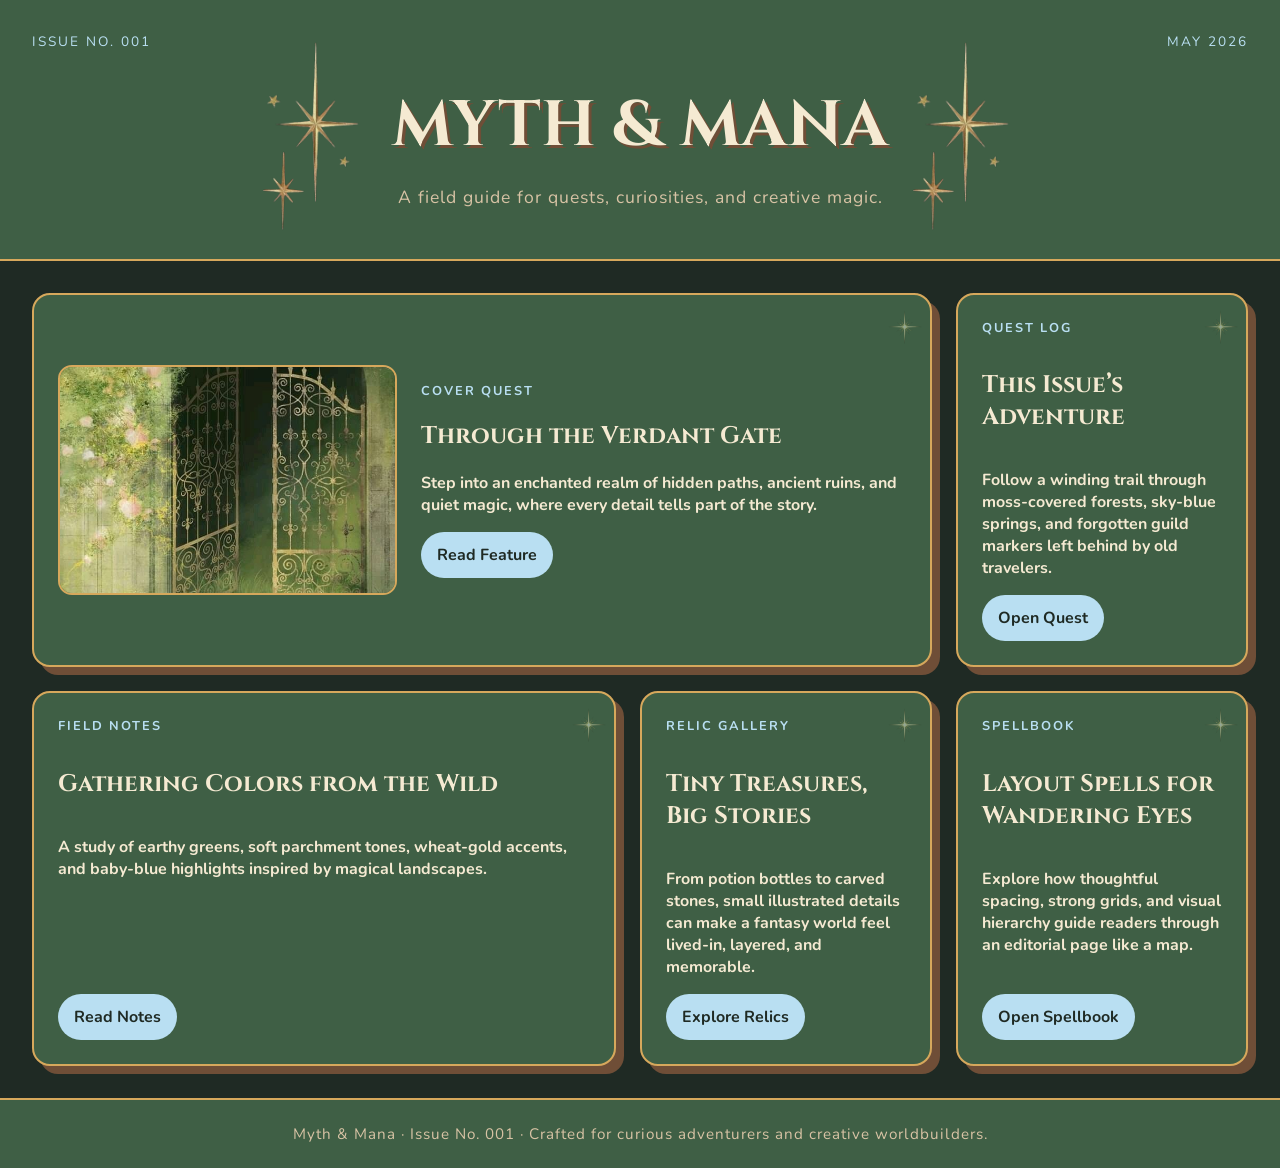
<file: index.html>
<!DOCTYPE html>
<html lang="en">
  <head>
    <title>Myth & Mana</title>
    <meta charset="UTF-8">
    <link rel="stylesheet" href="styles.css">
    <link rel="preconnect" href="https://fonts.googleapis.com">
    <link rel="preconnect" href="https://fonts.gstatic.com" crossorigin>
    <link href="https://fonts.googleapis.com/css2?family=Cinzel:wght@400..900&family=Nunito:ital,wght@0,200..1000;1,200..1000&family=Pixelify+Sans:wght@400..700&display=swap" rel="stylesheet">
  </head>

  <body>
    <header class="magazine-header">
      <img src="images/star2.png" alt="" class="star star-cluster">
      <img src="images/star4.png" alt="" class="star star-cluster2">

      <div class="issue-meta">
        <span class="issue-number">Issue No. 001</span>
        <span class="issue-date">May 2026</span>
      </div>

      <h1 class="heading">Myth & Mana</h1>
      <p class="tagline">A field guide for quests, curiosities, and creative magic.</p>
    </header>

    <main class="magazine-grid">
      <!-- Featured Article Card -->
      <article class="featured-article">
        <a href="feature.html" class="card-link">
          <img src="images/star1.png" alt="" class="star card-star">

          <div class="feature-image-frame">
            <img src="images/verdant-gate.jpg" alt="A mossy fantasy gate in an enchanted forest" class="feature-image">
          </div>

          <div class="feature-text">
            <p class="category">Cover Quest</p>
            <h2>Through the Verdant Gate</h2>
            <p>Step into an enchanted realm of hidden paths, ancient ruins, and quiet magic, where every detail tells part of the story.</p>
            <span class="read-more">Read Feature</span>
          </div>
        </a>
      </article>

      <!-- Quest Log Card -->
      <section class="quest-log">
        <a href="quest-log.html" class="card-link">
          <img src="images/star1.png" alt="" class="star card-star">
          <p class="category">Quest Log</p>
          <h2>This Issue’s Adventure</h2>
          <p>Follow a winding trail through moss-covered forests, sky-blue springs, and forgotten guild markers left behind by old travelers.</p>
          <span class="read-more">Open Quest</span>
        </a>
      </section>

      <!-- Field Notes Card -->
      <section class="field-notes magazine-card">
        <a href="field-notes.html" class="card-link">
          <img src="images/star1.png" alt="" class="star card-star">
          <p class="category">Field Notes</p>
          <h2>Gathering Colors from the Wild</h2>
          <p>A study of earthy greens, soft parchment tones, wheat-gold accents, and baby-blue highlights inspired by magical landscapes.</p>
          <span class="read-more">Read Notes</span>
        </a>
      </section>

      <!-- Relic Gallery Card -->
      <section class="relic-gallery magazine-card">
        <a href="relic-gallery.html" class="card-link">
          <img src="images/star1.png" alt="" class="star card-star">
          <p class="category">Relic Gallery</p>
          <h2>Tiny Treasures, Big Stories</h2>
          <p>From potion bottles to carved stones, small illustrated details can make a fantasy world feel lived-in, layered, and memorable.</p>
          <span class="read-more">Explore Relics</span>
        </a>
      </section>

      <!-- Spellbook Card -->
      <section class="spellbook magazine-card">
        <a href="spellbook.html" class="card-link">
          <img src="images/star1.png" alt="" class="star card-star">
          <p class="category">Spellbook</p>
          <h2>Layout Spells for Wandering Eyes</h2>
          <p>Explore how thoughtful spacing, strong grids, and visual hierarchy guide readers through an editorial page like a map.</p>
          <span class="read-more">Open Spellbook</span>
        </a>
      </section>
    </main>

    <footer class="magazine-footer">
      <p>Myth & Mana · Issue No. 001 · Crafted for curious adventurers and creative worldbuilders.</p>
    </footer>
  </body>
</html>
</file>
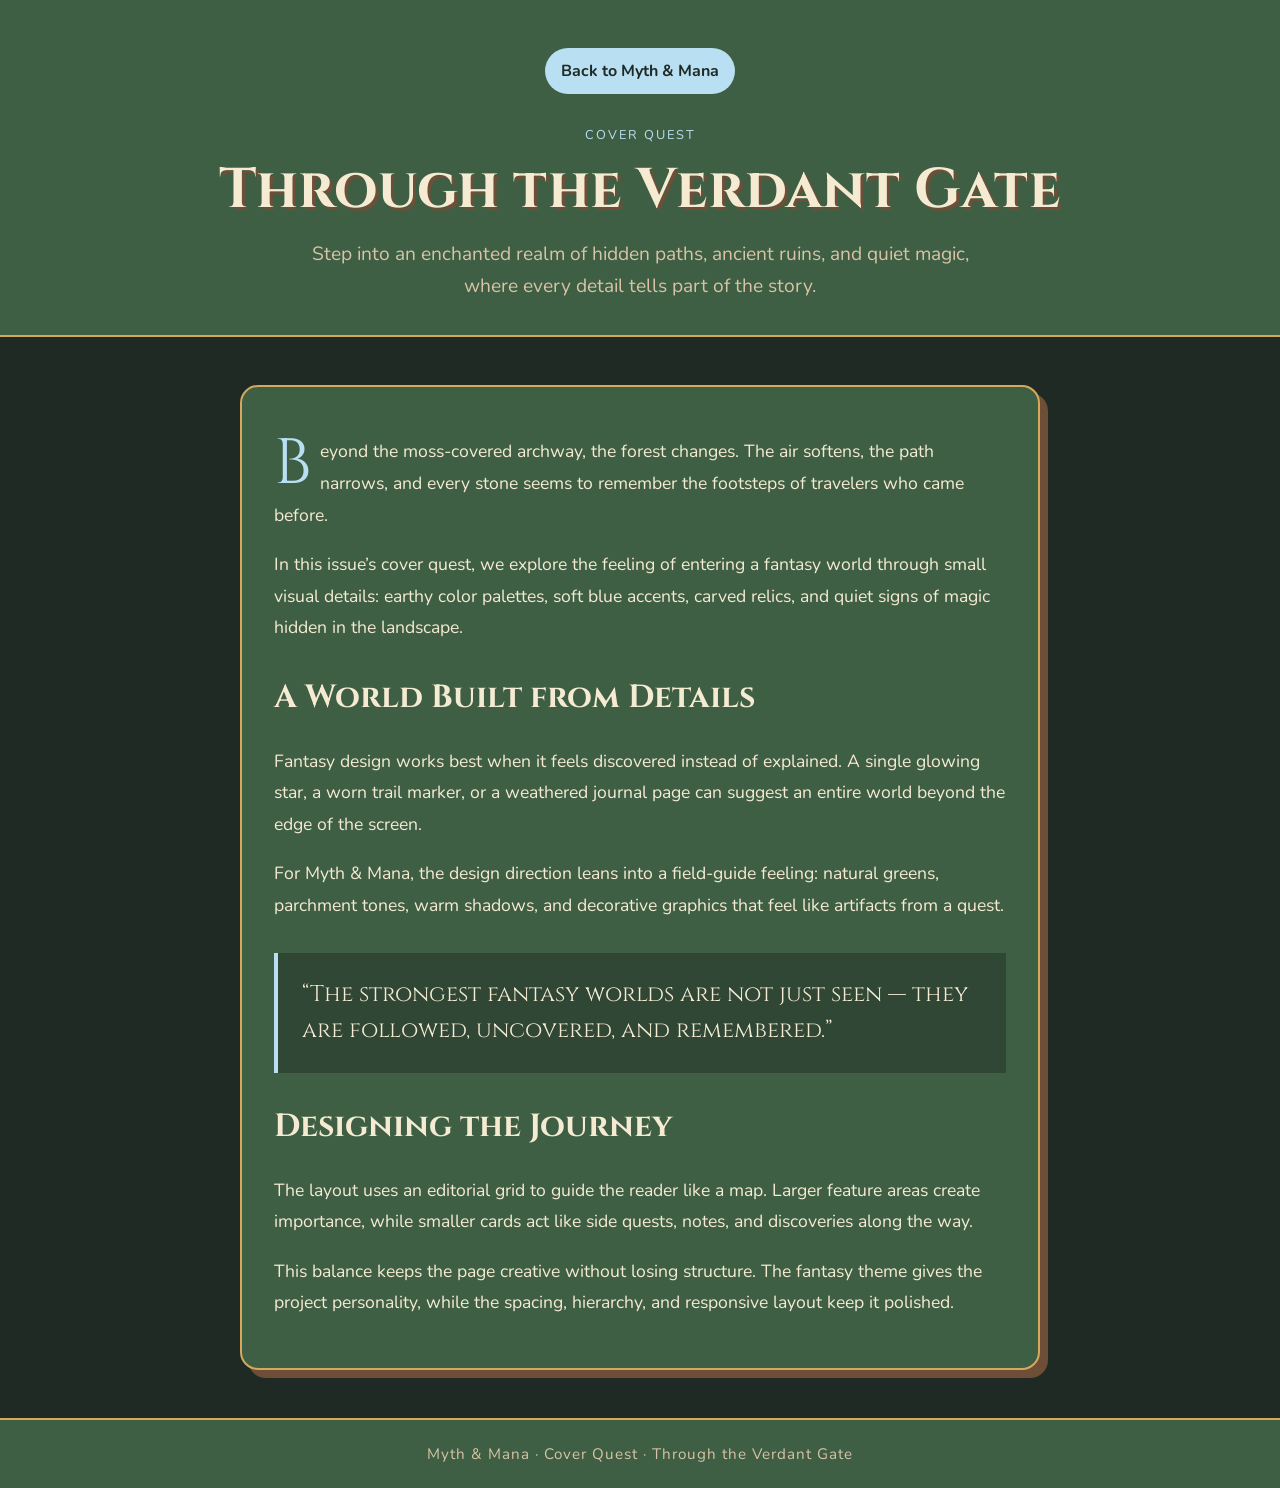
<file: feature.html>
<!DOCTYPE html>
<html lang="en">
  <head>
    <meta charset="UTF-8">
    <title>Through the Verdant Gate | Myth & Mana</title>
    <link rel="stylesheet" href="styles.css">

    <link rel="preconnect" href="https://fonts.googleapis.com">
    <link rel="preconnect" href="https://fonts.gstatic.com" crossorigin>
    <link href="https://fonts.googleapis.com/css2?family=Cinzel:wght@400..900&family=Nunito:ital,wght@0,200..1000;1,200..1000&family=Pixelify+Sans:wght@400..700&display=swap" rel="stylesheet">
  </head>

  <body>
    <header class="article-header">
      <a href="index.html" class="back-link">Back to Myth & Mana</a>

      <p class="category">Cover Quest</p>

      <h1 class="article-title">Through the Verdant Gate</h1>

      <p class="article-subtitle">Step into an enchanted realm of hidden paths, ancient ruins, and quiet magic, where every detail tells part of the story.</p>
    </header>

    <main class="article-page">
      <article class="article-content">
        <p class="drop-cap">Beyond the moss-covered archway, the forest changes. The air softens, the path narrows, and every stone seems to remember the footsteps of travelers who came before.</p>

        <p>In this issue’s cover quest, we explore the feeling of entering a fantasy world through small visual details: earthy color palettes, soft blue accents, carved relics, and quiet signs of magic hidden in the landscape.</p>

        <h2>A World Built from Details</h2>

        <p>Fantasy design works best when it feels discovered instead of explained. A single glowing star, a worn trail marker, or a weathered journal page can suggest an entire world beyond the edge of the screen.</p>

        <p>For Myth & Mana, the design direction leans into a field-guide feeling: natural greens, parchment tones, warm shadows, and decorative graphics that feel like artifacts from a quest.</p>

        <blockquote>“The strongest fantasy worlds are not just seen — they are followed, uncovered, and remembered.”</blockquote>

        <h2>Designing the Journey</h2>

        <p>The layout uses an editorial grid to guide the reader like a map. Larger feature areas create importance, while smaller cards act like side quests, notes, and discoveries along the way.</p>

        <p>This balance keeps the page creative without losing structure. The fantasy theme gives the project personality, while the spacing, hierarchy, and responsive layout keep it polished.</p>
      </article>
    </main>

    <footer class="magazine-footer">
      <p>Myth & Mana · Cover Quest · Through the Verdant Gate</p>
    </footer>
  </body>
</html>
</file>
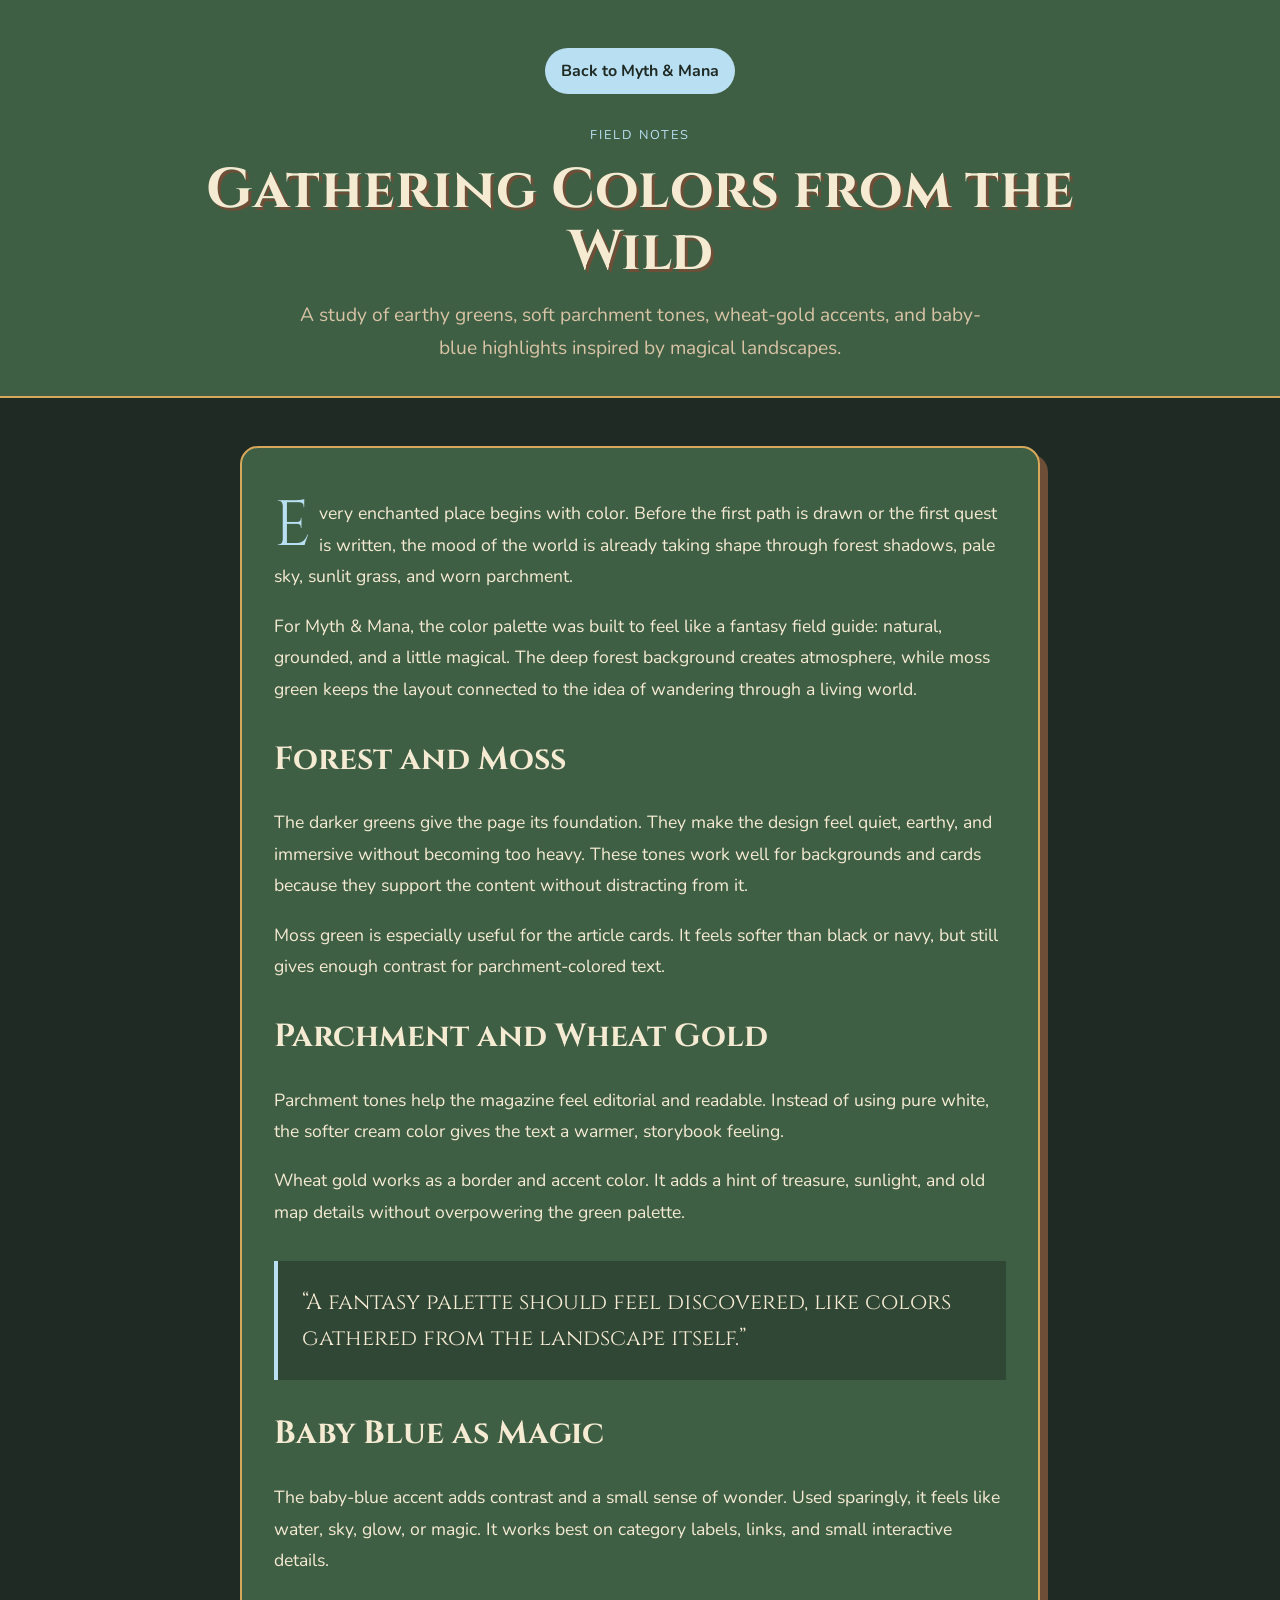
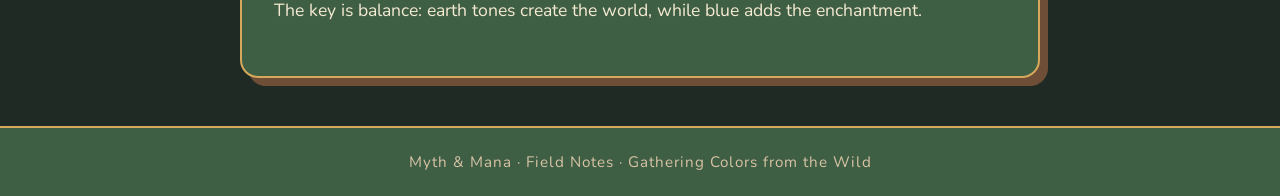
<file: field-notes.html>
<!DOCTYPE html>
<html lang="en">
  <head>
    <meta charset="UTF-8">
    <title>Gathering Colors from the Wild | Myth & Mana</title>
    <link rel="stylesheet" href="styles.css">

    <link rel="preconnect" href="https://fonts.googleapis.com">
    <link rel="preconnect" href="https://fonts.gstatic.com" crossorigin>
    <link href="https://fonts.googleapis.com/css2?family=Cinzel:wght@400..900&family=Nunito:ital,wght@0,200..1000;1,200..1000&family=Pixelify+Sans:wght@400..700&display=swap" rel="stylesheet">
  </head>

  <body>
    <header class="article-header">
      <a href="index.html" class="back-link">Back to Myth & Mana</a>

      <p class="category">Field Notes</p>

      <h1 class="article-title">Gathering Colors from the Wild</h1>

      <p class="article-subtitle">A study of earthy greens, soft parchment tones, wheat-gold accents, and baby-blue highlights inspired by magical landscapes.</p>
    </header>

    <main class="article-page">
      <article class="article-content">
        <p class="drop-cap">Every enchanted place begins with color. Before the first path is drawn or the first quest is written, the mood of the world is already taking shape through forest shadows, pale sky, sunlit grass, and worn parchment.</p>

        <p>For Myth & Mana, the color palette was built to feel like a fantasy field guide: natural, grounded, and a little magical. The deep forest background creates atmosphere, while moss green keeps the layout connected to the idea of wandering through a living world.</p>

        <h2>Forest and Moss</h2>

        <p>The darker greens give the page its foundation. They make the design feel quiet, earthy, and immersive without becoming too heavy. These tones work well for backgrounds and cards because they support the content without distracting from it.</p>

        <p>Moss green is especially useful for the article cards. It feels softer than black or navy, but still gives enough contrast for parchment-colored text.</p>

        <h2>Parchment and Wheat Gold</h2>

        <p>Parchment tones help the magazine feel editorial and readable. Instead of using pure white, the softer cream color gives the text a warmer, storybook feeling.</p>

        <p>Wheat gold works as a border and accent color. It adds a hint of treasure, sunlight, and old map details without overpowering the green palette.</p>

        <blockquote>“A fantasy palette should feel discovered, like colors gathered from the landscape itself.”</blockquote>

        <h2>Baby Blue as Magic</h2>

        <p>The baby-blue accent adds contrast and a small sense of wonder. Used sparingly, it feels like water, sky, glow, or magic. It works best on category labels, links, and small interactive details.</p>

        <p>The key is balance: earth tones create the world, while blue adds the enchantment.</p>
      </article>
    </main>

    <footer class="magazine-footer">
      <p>Myth & Mana · Field Notes · Gathering Colors from the Wild</p>
    </footer>
  </body>
</html>
</file>
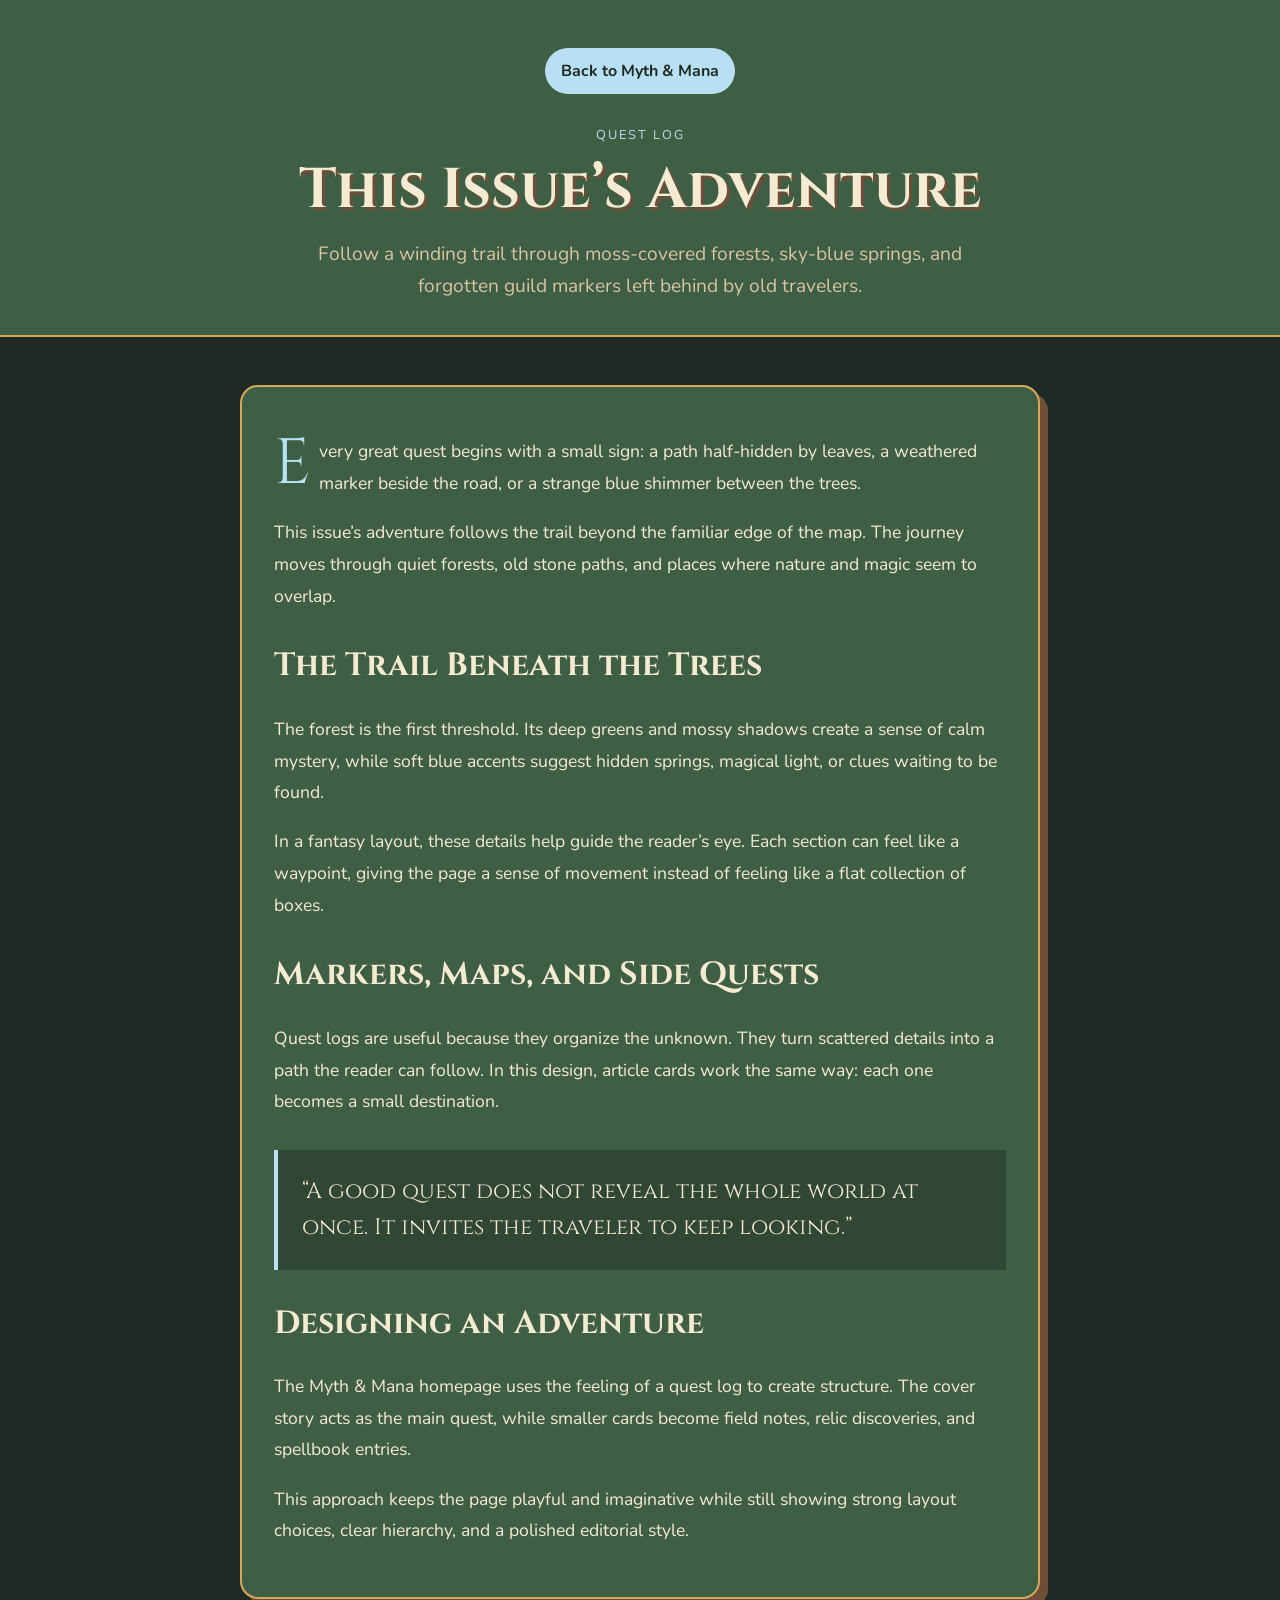
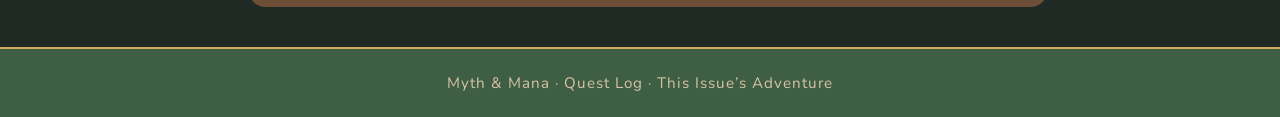
<file: quest-log.html>
<!DOCTYPE html>
<html lang="en">
  <head>
    <meta charset="UTF-8">
    <title>This Issue’s Adventure | Myth & Mana</title>
    <link rel="stylesheet" href="styles.css">

    <link rel="preconnect" href="https://fonts.googleapis.com">
    <link rel="preconnect" href="https://fonts.gstatic.com" crossorigin>
    <link href="https://fonts.googleapis.com/css2?family=Cinzel:wght@400..900&family=Nunito:ital,wght@0,200..1000;1,200..1000&family=Pixelify+Sans:wght@400..700&display=swap" rel="stylesheet">
  </head>

  <body class="quest-log-page">
    <header class="article-header">
      <a href="index.html" class="back-link">Back to Myth & Mana</a>

      <p class="category">Quest Log</p>

      <h1 class="article-title">This Issue’s Adventure</h1>

      <p class="article-subtitle">Follow a winding trail through moss-covered forests, sky-blue springs, and forgotten guild markers left behind by old travelers.</p>
    </header>

    <main class="article-page">
      <article class="article-content">
        <p class="drop-cap">Every great quest begins with a small sign: a path half-hidden by leaves, a weathered marker beside the road, or a strange blue shimmer between the trees.</p>

        <p>This issue’s adventure follows the trail beyond the familiar edge of the map. The journey moves through quiet forests, old stone paths, and places where nature and magic seem to overlap.</p>

        <h2>The Trail Beneath the Trees</h2>

        <p>The forest is the first threshold. Its deep greens and mossy shadows create a sense of calm mystery, while soft blue accents suggest hidden springs, magical light, or clues waiting to be found.</p>

        <p>In a fantasy layout, these details help guide the reader’s eye. Each section can feel like a waypoint, giving the page a sense of movement instead of feeling like a flat collection of boxes.</p>

        <h2>Markers, Maps, and Side Quests</h2>

        <p>Quest logs are useful because they organize the unknown. They turn scattered details into a path the reader can follow. In this design, article cards work the same way: each one becomes a small destination.</p>

        <blockquote>“A good quest does not reveal the whole world at once. It invites the traveler to keep looking.”</blockquote>

        <h2>Designing an Adventure</h2>

        <p>The Myth & Mana homepage uses the feeling of a quest log to create structure. The cover story acts as the main quest, while smaller cards become field notes, relic discoveries, and spellbook entries.</p>

        <p>This approach keeps the page playful and imaginative while still showing strong layout choices, clear hierarchy, and a polished editorial style.</p>
      </article>
    </main>

    <footer class="magazine-footer">
      <p>Myth & Mana · Quest Log · This Issue’s Adventure</p>
    </footer>
  </body>
</html>
</file>
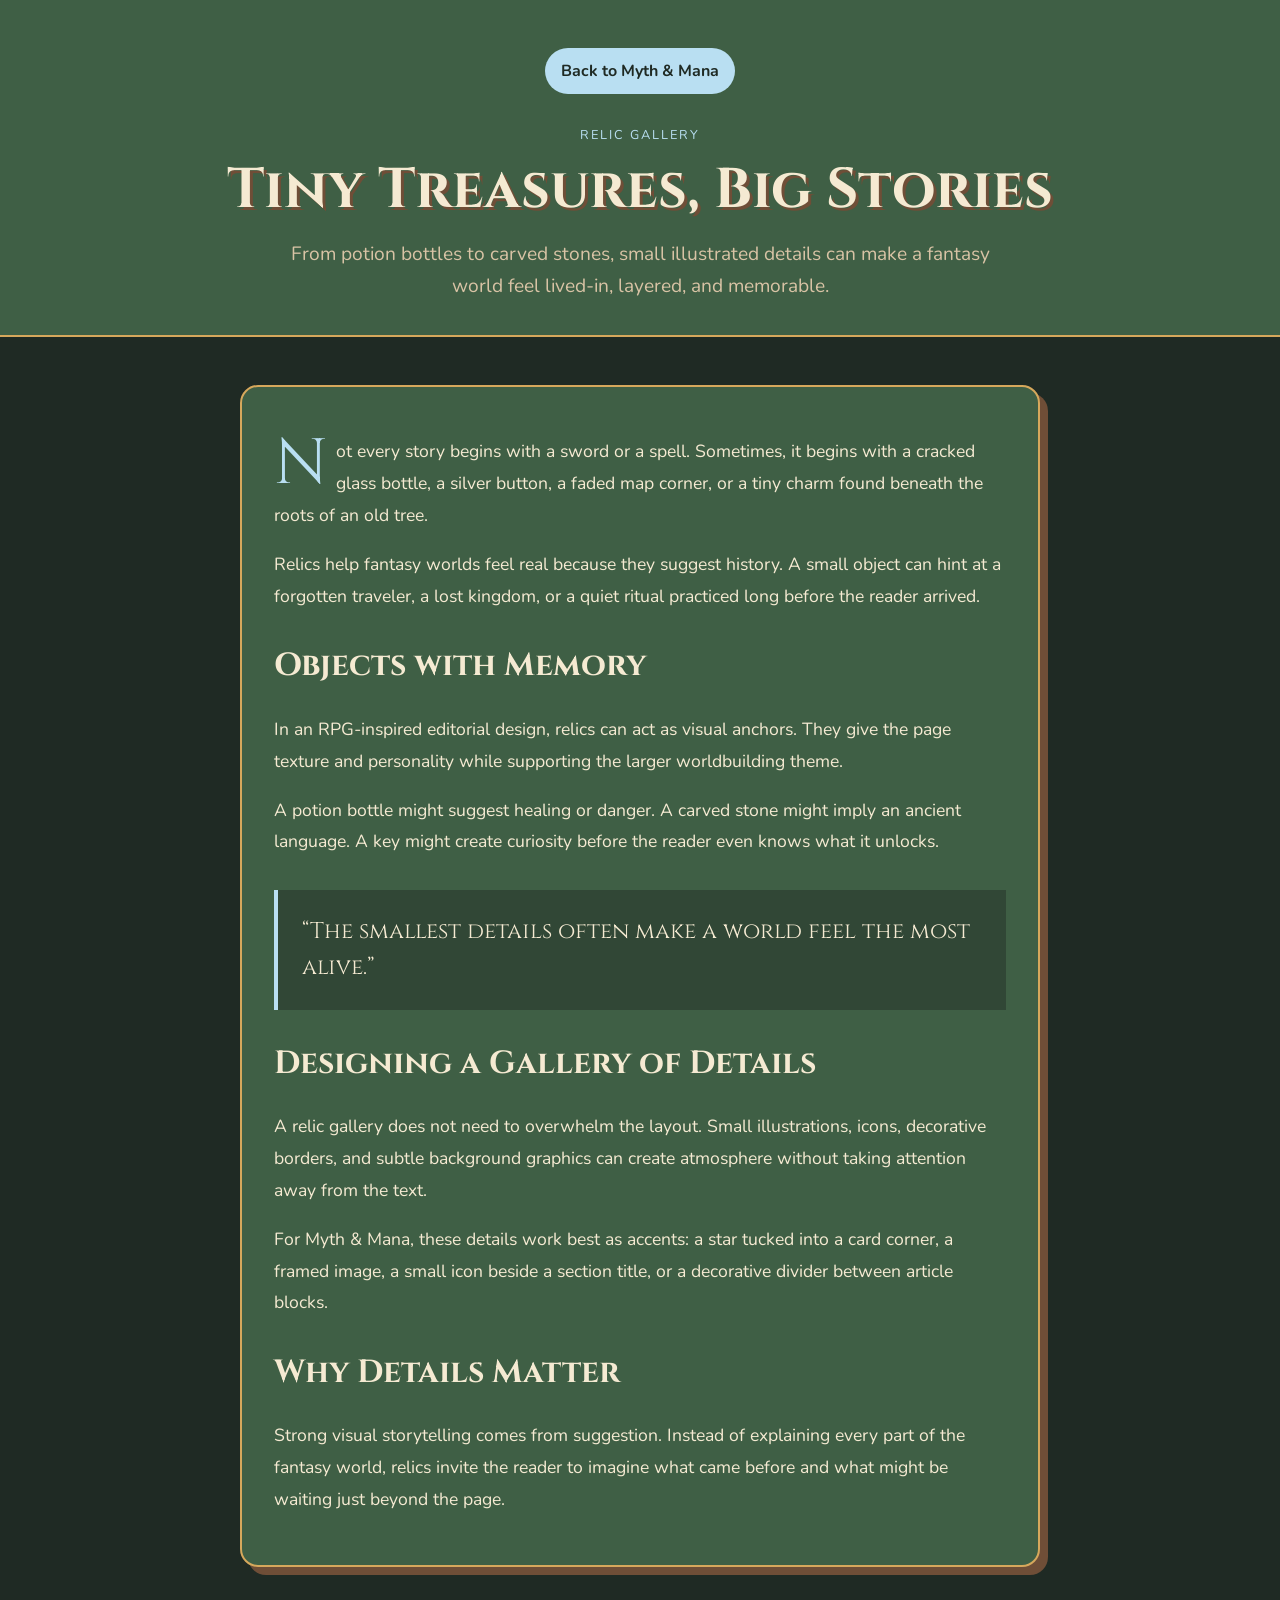
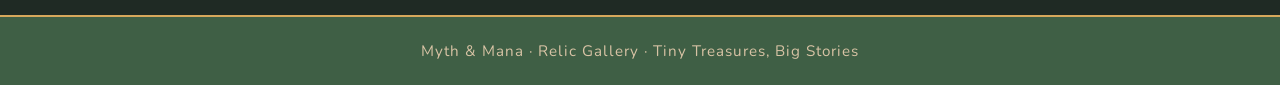
<file: relic-gallery.html>
<!DOCTYPE html>
<html lang="en">
  <head>
    <meta charset="UTF-8">
    <title>Tiny Treasures, Big Stories | Myth & Mana</title>
    <link rel="stylesheet" href="styles.css">

    <link rel="preconnect" href="https://fonts.googleapis.com">
    <link rel="preconnect" href="https://fonts.gstatic.com" crossorigin>
    <link href="https://fonts.googleapis.com/css2?family=Cinzel:wght@400..900&family=Nunito:ital,wght@0,200..1000;1,200..1000&family=Pixelify+Sans:wght@400..700&display=swap" rel="stylesheet">
  </head>

  <body class="relic-gallery-page">
    <header class="article-header">
      <a href="index.html" class="back-link">Back to Myth & Mana</a>

      <p class="category">Relic Gallery</p>

      <h1 class="article-title">Tiny Treasures, Big Stories</h1>

      <p class="article-subtitle">From potion bottles to carved stones, small illustrated details can make a fantasy world feel lived-in, layered, and memorable.</p>
    </header>

    <main class="article-page">
      <article class="article-content">
        <p class="drop-cap">Not every story begins with a sword or a spell. Sometimes, it begins with a cracked glass bottle, a silver button, a faded map corner, or a tiny charm found beneath the roots of an old tree.</p>

        <p>Relics help fantasy worlds feel real because they suggest history. A small object can hint at a forgotten traveler, a lost kingdom, or a quiet ritual practiced long before the reader arrived.</p>

        <h2>Objects with Memory</h2>

        <p>In an RPG-inspired editorial design, relics can act as visual anchors. They give the page texture and personality while supporting the larger worldbuilding theme.</p>

        <p>A potion bottle might suggest healing or danger. A carved stone might imply an ancient language. A key might create curiosity before the reader even knows what it unlocks.</p>

        <blockquote>“The smallest details often make a world feel the most alive.”</blockquote>

        <h2>Designing a Gallery of Details</h2>

        <p>A relic gallery does not need to overwhelm the layout. Small illustrations, icons, decorative borders, and subtle background graphics can create atmosphere without taking attention away from the text.</p>

        <p>For Myth & Mana, these details work best as accents: a star tucked into a card corner, a framed image, a small icon beside a section title, or a decorative divider between article blocks.</p>

        <h2>Why Details Matter</h2>

        <p>Strong visual storytelling comes from suggestion. Instead of explaining every part of the fantasy world, relics invite the reader to imagine what came before and what might be waiting just beyond the page.</p>
      </article>
    </main>

    <footer class="magazine-footer">
      <p>Myth & Mana · Relic Gallery · Tiny Treasures, Big Stories</p>
    </footer>
  </body>
</html>
</file>
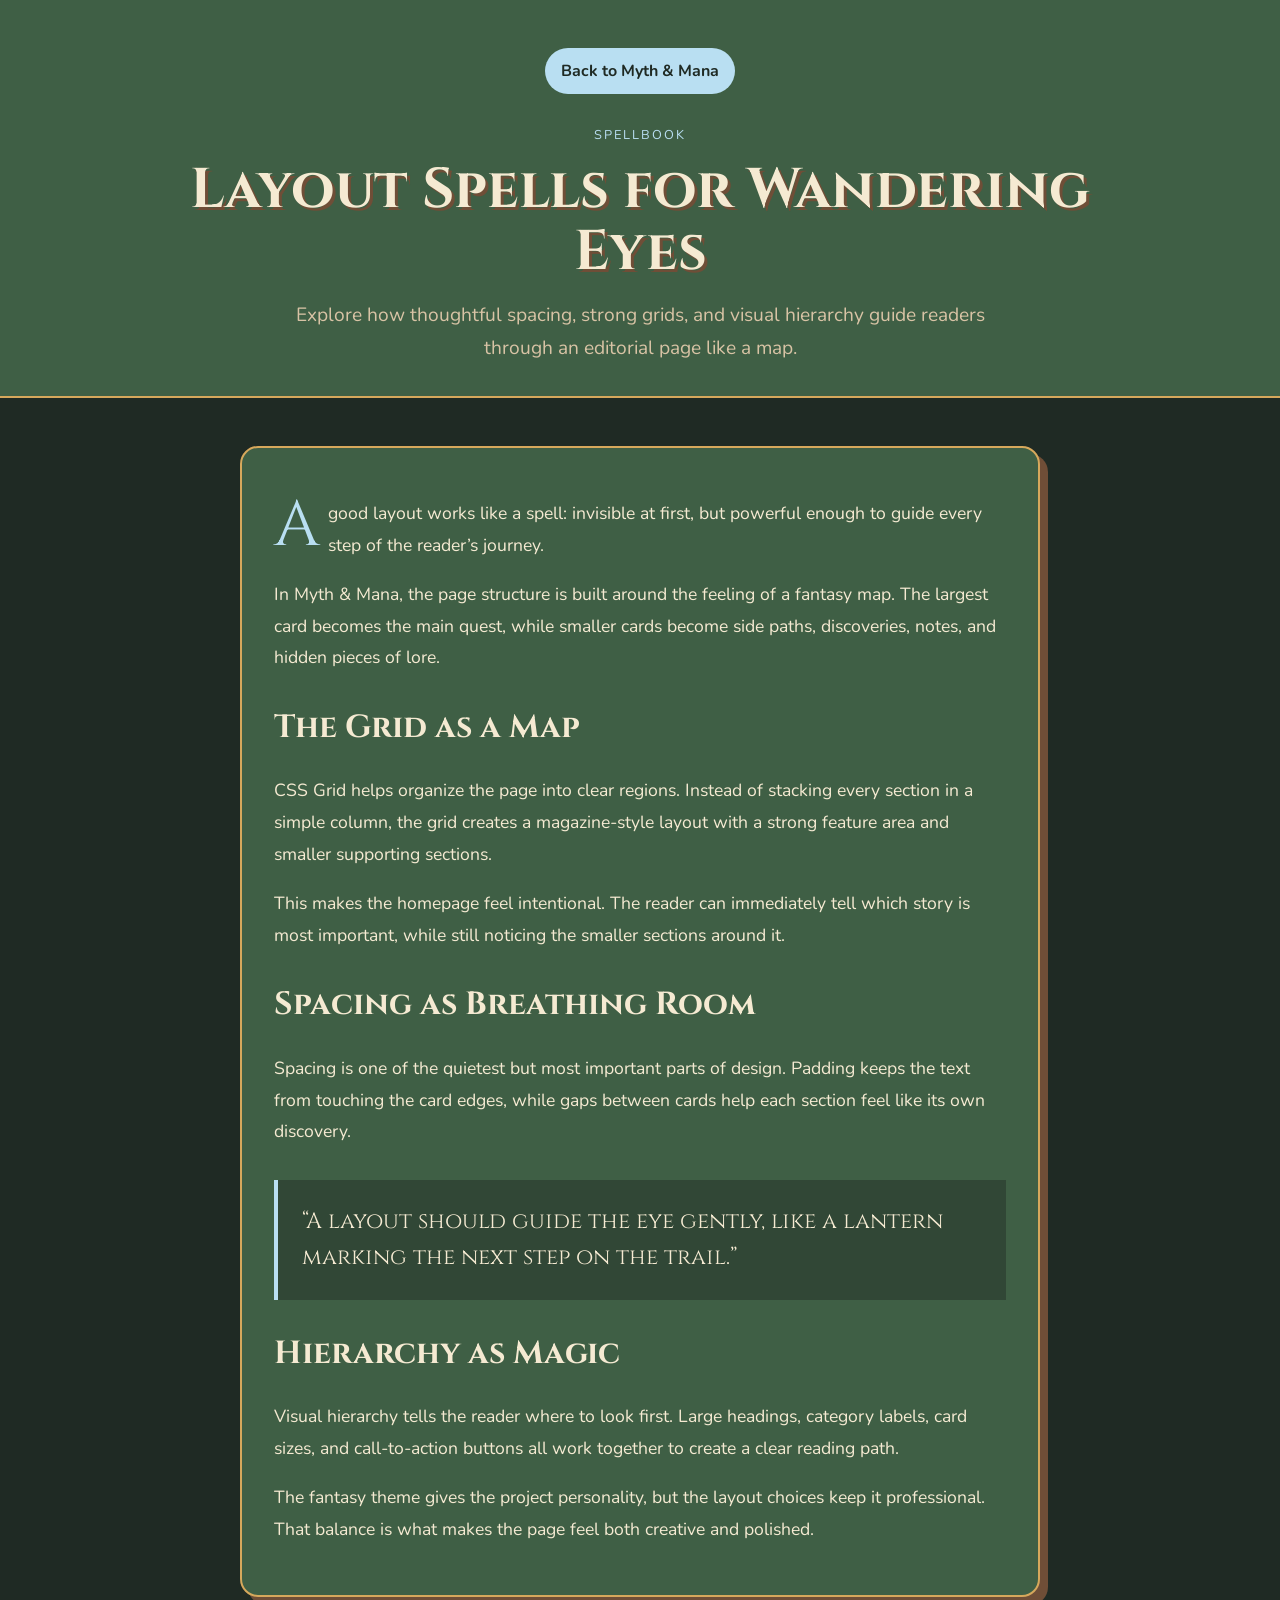
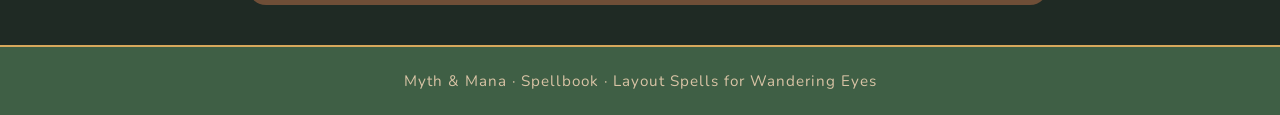
<file: spellbook.html>
<!DOCTYPE html>
<html lang="en">
  <head>
    <meta charset="UTF-8">
    <title>Layout Spells for Wandering Eyes | Myth & Mana</title>
    <link rel="stylesheet" href="styles.css">

    <link rel="preconnect" href="https://fonts.googleapis.com">
    <link rel="preconnect" href="https://fonts.gstatic.com" crossorigin>
    <link href="https://fonts.googleapis.com/css2?family=Cinzel:wght@400..900&family=Nunito:ital,wght@0,200..1000;1,200..1000&family=Pixelify+Sans:wght@400..700&display=swap" rel="stylesheet">
  </head>

  <body class="spellbook-page">
    <header class="article-header">
      <a href="index.html" class="back-link">Back to Myth & Mana</a>

      <p class="category">Spellbook</p>

      <h1 class="article-title">Layout Spells for Wandering Eyes</h1>

      <p class="article-subtitle">Explore how thoughtful spacing, strong grids, and visual hierarchy guide readers through an editorial page like a map.</p>
    </header>

    <main class="article-page">
      <article class="article-content">
        <p class="drop-cap">A good layout works like a spell: invisible at first, but powerful enough to guide every step of the reader’s journey.</p>

        <p>In Myth & Mana, the page structure is built around the feeling of a fantasy map. The largest card becomes the main quest, while smaller cards become side paths, discoveries, notes, and hidden pieces of lore.</p>

        <h2>The Grid as a Map</h2>

        <p>CSS Grid helps organize the page into clear regions. Instead of stacking every section in a simple column, the grid creates a magazine-style layout with a strong feature area and smaller supporting sections.</p>

        <p>This makes the homepage feel intentional. The reader can immediately tell which story is most important, while still noticing the smaller sections around it.</p>

        <h2>Spacing as Breathing Room</h2>

        <p>Spacing is one of the quietest but most important parts of design. Padding keeps the text from touching the card edges, while gaps between cards help each section feel like its own discovery.</p>

        <blockquote>“A layout should guide the eye gently, like a lantern marking the next step on the trail.”</blockquote>

        <h2>Hierarchy as Magic</h2>

        <p>Visual hierarchy tells the reader where to look first. Large headings, category labels, card sizes, and call-to-action buttons all work together to create a clear reading path.</p>

        <p>The fantasy theme gives the project personality, but the layout choices keep it professional. That balance is what makes the page feel both creative and polished.</p>
      </article>
    </main>

    <footer class="magazine-footer">
      <p>Myth & Mana · Spellbook · Layout Spells for Wandering Eyes</p>
    </footer>
  </body>
</html>
</file>
<file: styles.css>
:root {
  --forest-dark: #1f2a24;
  --moss-green: #3f5f45;
  --sage-green: #8fa98b;
  --earth-brown: #6f4e37;
  --soft-tan: #d8c3a5;
  --parchment: #f5ead2;
  --baby-blue: #b9dff2;
  --sky-blue: #8ecae6;
  --golden-wheat: #d6a85c;
}

* {
  box-sizing: border-box;
}

body {
  margin: 0;
  background-color: var(--forest-dark);
  color: var(--parchment);
  font-family: 'Nunito', sans-serif;
}

/* Header */

.magazine-header {
  position: relative;
  overflow: hidden;
  padding: 2rem;
  text-align: center;
  border-bottom: 2px solid var(--golden-wheat);
  background-color: var(--moss-green);
}

.issue-meta {
  display: flex;
  justify-content: space-between;
  gap: 1rem;
  margin-bottom: 2rem;
  font-size: 0.85rem;
  text-transform: uppercase;
  letter-spacing: 2px;
  color: var(--baby-blue);
}

.heading {
  margin: 0;
  font-size: 4rem;
  text-transform: uppercase;
  color: var(--parchment);
  font-family: 'Cinzel', serif;
  text-shadow: 3px 3px 0 var(--earth-brown);
}

.tagline {
  margin-top: 1rem;
  font-size: 1.1rem;
  letter-spacing: 1px;
  color: var(--soft-tan);
}

/* Main Layout */

.magazine-grid {
  display: grid;
  grid-template-columns: 2fr 1fr 1fr;
  gap: 1.5rem;
  padding: 2rem;
  background-color: var(--forest-dark);
}

/* Cards */

.featured-article,
.quest-log,
.magazine-card {
  position: relative;
  overflow: hidden;
  border: 2px solid var(--golden-wheat);
  border-radius: 18px;
  padding: 1.5rem;
  background-color: var(--moss-green);
  box-shadow: 8px 8px 0 var(--earth-brown);
  transition: transform 0.3s ease, box-shadow 0.3s ease;
}

.featured-article:hover,
.quest-log:hover,
.magazine-card:hover {
  transform: translateY(-4px);
}

.featured-article {
  grid-column: span 2;
  min-height: 300px;
}

.featured-article .card-link {
  display: grid;
  grid-template-columns: minmax(220px, 40%) 1fr;
  gap: 1.5rem;
  align-items: center;
  height: 100%;
}

.quest-log {
  min-height: 300px;
}

.field-notes,
.relic-gallery,
.spellbook {
  min-height: 220px;
}

/* Featured Image */

.feature-image-frame {
  width: 100%;
  height: 230px;
  border: 2px solid var(--golden-wheat);
  border-radius: 14px;
  overflow: hidden;
  position: relative;
  z-index: 1;
}

.feature-image {
  width: 100%;
  height: 100%;
  object-fit: cover;
  object-position: center;
  display: block;
}

.feature-text {
  position: relative;
  z-index: 1;
}

/* Typography */

.category {
  margin-top: 0;
  text-transform: uppercase;
  letter-spacing: 2px;
  font-size: 0.8rem;
  color: var(--baby-blue);
}

h2 {
  color: var(--parchment);
  font-family: 'Cinzel', serif;
}

p {
  color: var(--parchment);
}

.issue-meta,
.tagline,
.category,
a {
  font-family: 'Nunito', sans-serif;
}

/* Links */

a {
  display: inline-block;
  color: var(--forest-dark);
  background-color: var(--baby-blue);
  font-weight: bold;
  text-decoration: none;
  padding: 0.75rem 1rem;
  border-radius: 999px;
  margin-top: 1rem;
}

a:hover {
  background-color: var(--golden-wheat);
}

/* Stars */

.star {
  position: absolute;
  pointer-events: none;
}

.star-cluster {
  width: 325px;
  height: auto;
  left: 50%;
  top: 55%;
  transform: translate(50%, -65%);
  opacity: 0.9;
  z-index: 0;
}

.star-cluster2 {
  width: 325px;
  height: auto;
  right: 50%;
  top: 55%;
  transform: translate(-50%, -65%) scaleX(-1);
  opacity: 0.9;
  z-index: 0;
}

.card-star {
  width: 115px;
  max-width: none;
  height: auto;
  right: -2rem;
  top: -1.5rem;
  opacity: 0.45;
  z-index: 0;
}

.feature-text,
.featured-article .category,
.featured-article h2,
.featured-article p,
.featured-article .read-more,
.quest-log .category,
.quest-log h2,
.quest-log p,
.quest-log .read-more,
.magazine-card .category,
.magazine-card h2,
.magazine-card p,
.magazine-card .read-more {
  position: relative;
  z-index: 1;
}

/* Feature Article Page */

.article-header {
  position: relative;
  overflow: hidden;
  padding: 2rem;
  text-align: center;
  border-bottom: 2px solid var(--golden-wheat);
  background-color: var(--moss-green);
}

.back-link {
  margin-bottom: 2rem;
}

.article-title {
  max-width: 900px;
  margin: 1rem auto;
  color: var(--parchment);
  font-family: 'Cinzel', serif;
  font-size: 3.5rem;
  line-height: 1.1;
  text-shadow: 3px 3px 0 var(--earth-brown);
}

.article-subtitle {
  max-width: 700px;
  margin: 0 auto;
  color: var(--soft-tan);
  font-size: 1.2rem;
  line-height: 1.7;
}

.article-page {
  padding: 3rem 2rem;
  background-color: var(--forest-dark);
}

.article-content {
  max-width: 800px;
  margin: 0 auto;
  padding: 2rem;
  border: 2px solid var(--golden-wheat);
  border-radius: 18px;
  background-color: var(--moss-green);
  box-shadow: 8px 8px 0 var(--earth-brown);
}

.article-content p {
  font-size: 1.1rem;
  line-height: 1.8;
}

.article-content h2 {
  margin-top: 2rem;
  font-size: 2rem;
}

.drop-cap::first-letter {
  float: left;
  padding-right: 0.5rem;
  color: var(--baby-blue);
  font-family: 'Cinzel', serif;
  font-size: 4rem;
  line-height: 0.9;
}

blockquote {
  margin: 2rem 0;
  padding: 1.5rem;
  border-left: 4px solid var(--baby-blue);
  color: var(--parchment);
  background-color: rgba(31, 42, 36, 0.45);
  font-family: 'Cinzel', serif;
  font-size: 1.4rem;
  line-height: 1.6;
}

/* Footer */

.magazine-footer {
  padding: 1.5rem 2rem;
  text-align: center;
  border-top: 2px solid var(--golden-wheat);
  background-color: var(--moss-green);
}

.magazine-footer p {
  margin: 0;
  color: var(--soft-tan);
  font-size: 0.95rem;
  letter-spacing: 1px;
}

/* Responsive */

@media (max-width: 768px) {
  .issue-meta {
    flex-direction: column;
    align-items: center;
    margin-bottom: 1rem;
  }

  .heading {
    font-size: 2.75rem;
  }

  .magazine-grid {
    grid-template-columns: 1fr;
  }

  .featured-article {
  grid-column: span 1;
}

.featured-article .card-link {
  display: flex;
}

  .feature-image-frame {
    height: 190px;
    margin-bottom: 1.25rem;
  }

  .article-title {
    font-size: 2.4rem;
  }

  .article-content {
    padding: 1.5rem;
  }

  .article-page {
    padding: 2rem 1rem;
  }
}

/* Make entire card clickable */
.card-link {
  display: flex;
  flex-direction: column;
  height: 100%;
  color: inherit;
  background-color: transparent;
  padding: 0;
  margin-top: 0;
  border-radius: 0;
  text-decoration: none;
}

.card-link:hover {
  background-color: rgba(255, 255, 255, 0.03);
}

/* Style the "Read More" text on clickable cards */
.read-more {
  display: inline-block;
  align-self: flex-start;
  color: var(--forest-dark);
  background-color: var(--baby-blue);
  font-weight: bold;
  text-decoration: none;
  padding: 0.75rem 1rem;
  border-radius: 999px;
  margin-top: auto;
  transition: background-color 0.3s ease;
}

.card-link:hover .read-more {
  background-color: var(--golden-wheat);
}
</file>
